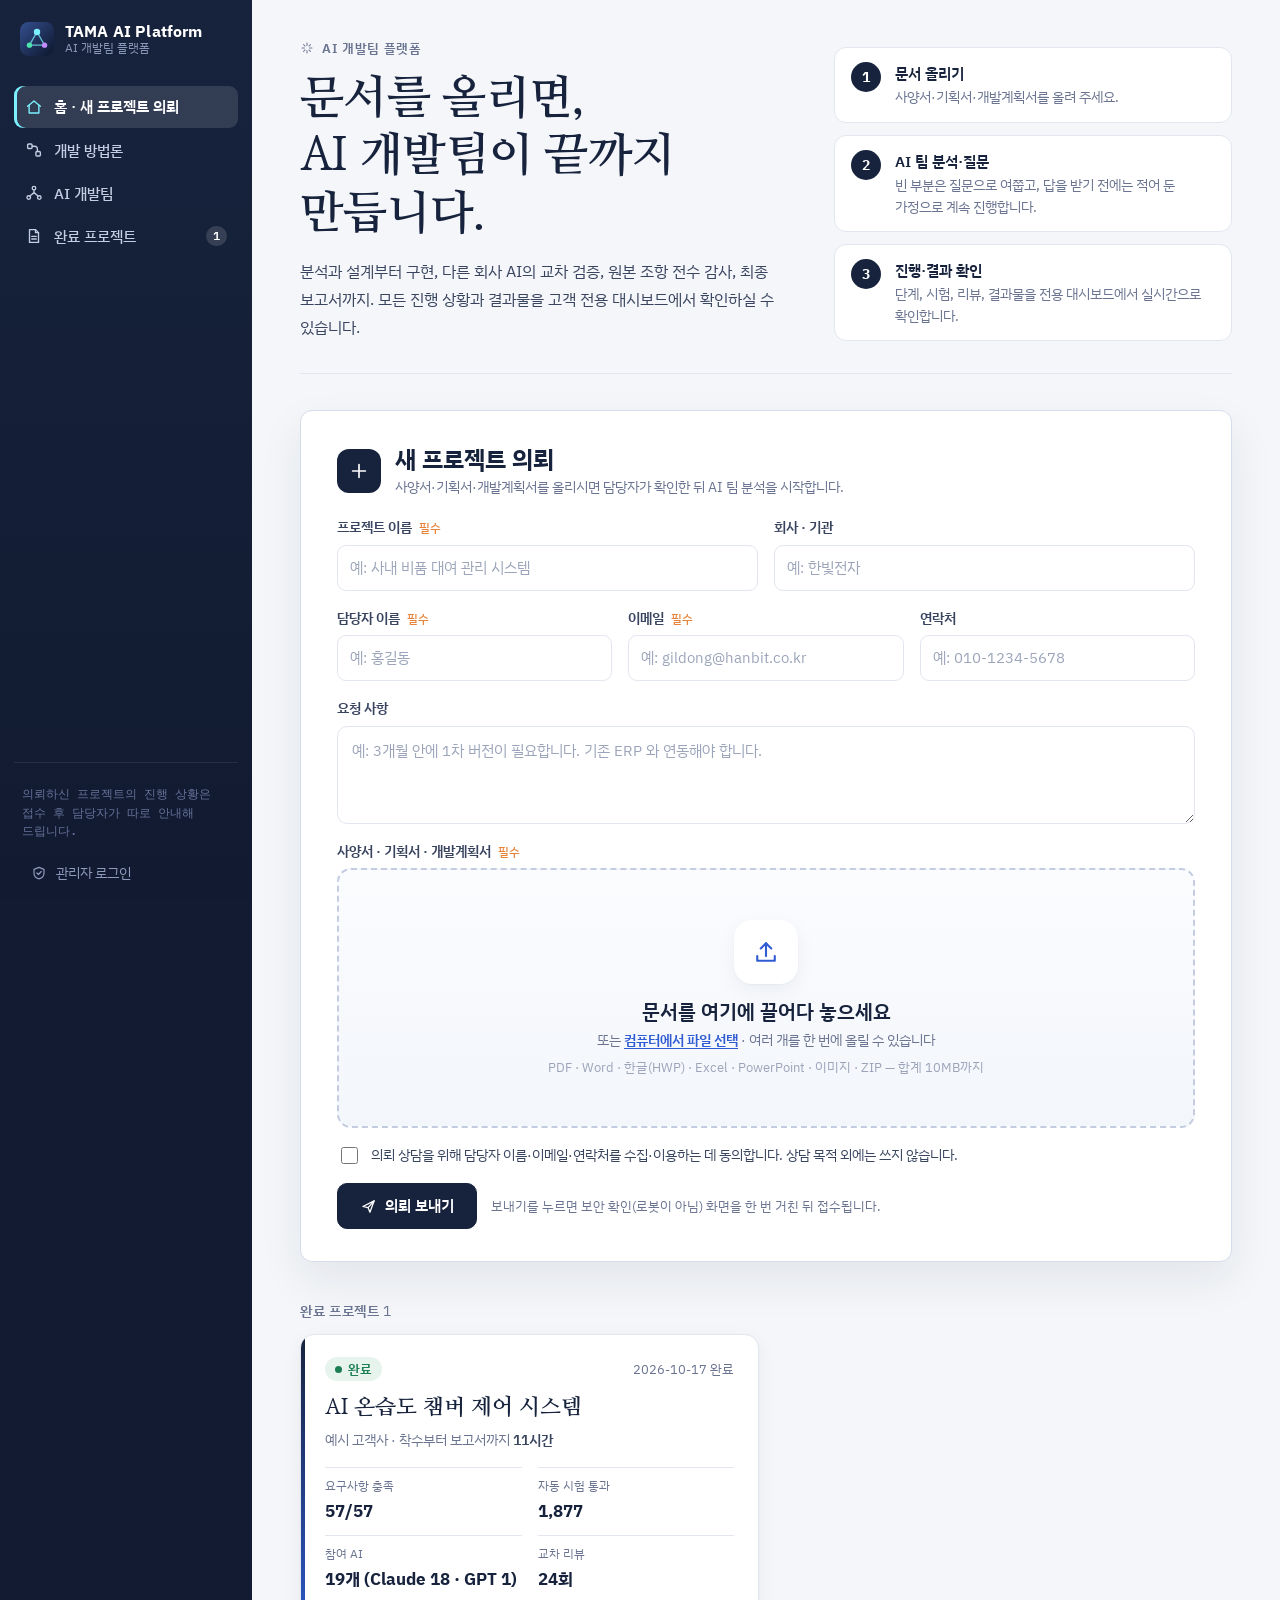
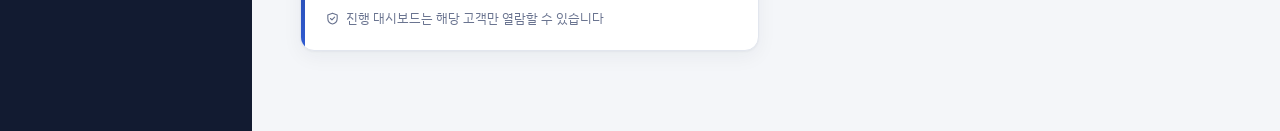
<file: index.html>
<!doctype html>
<html lang="ko">
<head>
  <meta charset="utf-8">
  <meta name="viewport" content="width=device-width, initial-scale=1, viewport-fit=cover">
  <meta name="color-scheme" content="light">
  <meta name="description" content="사양서·기획서·개발계획서를 올리면 AI 개발팀이 분석부터 구현, 교차 검증, 최종 보고서까지 진행합니다.">
  <meta property="og:title" content="TAMA AI Platform">
  <meta property="og:description" content="문서를 올리면, AI 개발팀이 끝까지 만듭니다.">
  <meta property="og:type" content="website">
  <title>TAMA AI Platform</title>
  <link rel="icon" href="data:image/svg+xml,%3Csvg xmlns='http://www.w3.org/2000/svg' viewBox='0 0 36 36'%3E%3Crect width='36' height='36' rx='9' fill='%2317233d'/%3E%3Cpath d='M18 10.5 10 24.5M18 10.5l8 14M10 24.5h16' stroke='%237cf0ff' stroke-width='1.4' fill='none'/%3E%3Ccircle cx='18' cy='10.5' r='3.4' fill='%237cf0ff'/%3E%3Ccircle cx='10' cy='24.5' r='2.8' fill='%234fe3b0'/%3E%3Ccircle cx='26' cy='24.5' r='2.8' fill='%23c48bff'/%3E%3C/svg%3E">
  <link rel="preconnect" href="https://fonts.googleapis.com">
  <link rel="preconnect" href="https://fonts.gstatic.com" crossorigin>
  <link rel="stylesheet" href="https://fonts.googleapis.com/css2?family=IBM+Plex+Sans+KR:wght@400;500;600;700&family=IBM+Plex+Mono:wght@400;500;600;700&family=Nanum+Myeongjo:wght@700&display=swap">
  <link rel="stylesheet" href="./styles.css">
</head>
<body>
  <div id="app"></div>
  <div id="toasts" aria-live="polite"></div>
  <noscript><p style="padding:24px">이 페이지는 JavaScript 가 필요합니다.</p></noscript>
  <script type="module" src="./public.js"></script>
</body>
</html>
</file>
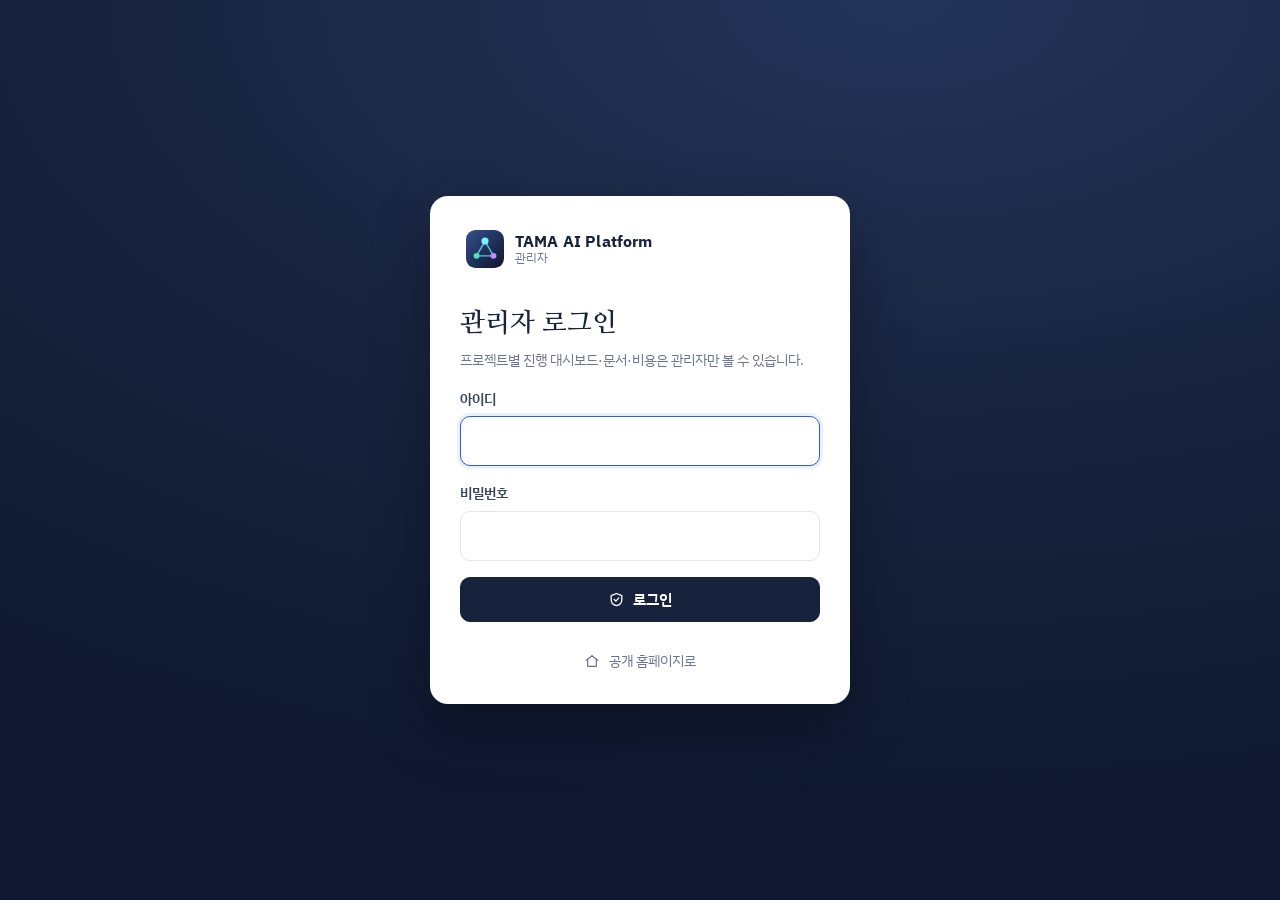
<file: admin.html>
<!doctype html>
<html lang="ko">
<head>
  <meta charset="utf-8">
  <meta name="viewport" content="width=device-width, initial-scale=1, viewport-fit=cover">
  <meta name="color-scheme" content="light">
  <meta name="robots" content="noindex, nofollow">
  <title>관리자 로그인 — TAMA AI Platform</title>
  <link rel="icon" href="data:image/svg+xml,%3Csvg xmlns='http://www.w3.org/2000/svg' viewBox='0 0 36 36'%3E%3Crect width='36' height='36' rx='9' fill='%2317233d'/%3E%3Cpath d='M18 10.5 10 24.5M18 10.5l8 14M10 24.5h16' stroke='%237cf0ff' stroke-width='1.4' fill='none'/%3E%3Ccircle cx='18' cy='10.5' r='3.4' fill='%237cf0ff'/%3E%3Ccircle cx='10' cy='24.5' r='2.8' fill='%234fe3b0'/%3E%3Ccircle cx='26' cy='24.5' r='2.8' fill='%23c48bff'/%3E%3C/svg%3E">
  <link rel="preconnect" href="https://fonts.googleapis.com">
  <link rel="preconnect" href="https://fonts.gstatic.com" crossorigin>
  <link rel="stylesheet" href="https://fonts.googleapis.com/css2?family=IBM+Plex+Sans+KR:wght@400;500;600;700&family=IBM+Plex+Mono:wght@400;500;600;700&family=Nanum+Myeongjo:wght@700&display=swap">
  <link rel="stylesheet" href="./styles.css">
  <script>window.STUDIO_MODE = 'static';</script>
</head>
<body>
  <div id="app"></div>
  <div id="toasts" aria-live="polite"></div>
  <noscript><p style="padding:24px">이 페이지는 JavaScript 가 필요합니다.</p></noscript>
  <script src="./vendor/marked.min.js"></script>
  <script src="./vendor/purify.min.js"></script>
  <script type="module" src="./admin.js"></script>
</body>
</html>
</file>
<file: styles.css>
/* TAMA AI Platform — 리포트형(기본) + 관제실형(AI 팀)
   글꼴 굵기: IBM Plex Sans KR 400·500·600·700 / Nanum Myeongjo 700 / IBM Plex Mono 500 만 사용 */

:root {
  --font-sans: "IBM Plex Sans KR", -apple-system, BlinkMacSystemFont, "Apple SD Gothic Neo", "Noto Sans KR",
               "Malgun Gothic", "맑은 고딕", system-ui, sans-serif;
  --font-serif: "Nanum Myeongjo", "Apple SD Gothic Neo", "Noto Serif KR", "Batang", "바탕", serif;
  --font-mono: "IBM Plex Mono", ui-monospace, "SFMono-Regular", Consolas, "Apple SD Gothic Neo", "Malgun Gothic", monospace;

  --bg: #f4f6f9;
  --paper: #ffffff;
  --ink: #17233d;
  --ink-2: #39445f;
  --ink-3: #6a7490;
  --ink-4: #9ba4b9;
  --line: #e2e6ee;
  --line-2: #eef1f6;
  --navy: #17233d;
  --navy-2: #22335a;
  --accent: #2f5bd3;
  --accent-soft: #ebf0fd;
  --ok: #1b7f53;
  --ok-soft: #e6f4ed;
  --warn: #b0570a;
  --warn-soft: #fff4e6;
  --warn-line: #f2c48c;
  --orange: #e8833a;
  --bad: #be3427;
  --bad-soft: #fdecea;
  --mute-soft: #f0f2f6;

  --cyan: #7cf0ff;
  --violet: #c48bff;
  --mint: #4fe3b0;
  --mc-bg: #090d1c;
  --mc-ink: #e6ecff;
  --mc-ink-2: #aab5d8;
  --mc-line: rgba(124, 160, 255, .22);

  --radius: 12px;
  --shadow: 0 1px 2px rgba(23, 35, 61, .04), 0 6px 20px rgba(23, 35, 61, .05);
  --side-w: 252px;
}

*, *::before, *::after { box-sizing: border-box; }
html { -webkit-text-size-adjust: 100%; text-size-adjust: 100%; scroll-padding-top: 16px; }
body {
  margin: 0; background: var(--bg); color: var(--ink);
  font-family: var(--font-sans); font-weight: 400; font-size: 15px; line-height: 1.6;
  word-break: keep-all; overflow-wrap: anywhere;
  -webkit-font-smoothing: antialiased; overflow-x: hidden;
}
h1, h2, h3, h4 { margin: 0; font-weight: 700; line-height: 1.35; }
p { margin: 0; }
a { color: var(--accent); }
b, strong { font-weight: 700; }
button { font-family: inherit; }
.ico { flex: none; display: inline-block; vertical-align: middle; }
.mono { font-family: var(--font-mono); font-weight: 500; }
.serif { font-family: var(--font-serif); font-weight: 700; }
.muted { color: var(--ink-3); font-weight: 400; }
.small { font-size: 13px; }
.center { text-align: center; }
.nowrap { white-space: nowrap; }
.num { font-variant-numeric: tabular-nums; white-space: nowrap; }
.ellip { white-space: nowrap; overflow: hidden; text-overflow: ellipsis; min-width: 0; }
:focus-visible { outline: 2px solid var(--accent); outline-offset: 2px; }

/* ============ 껍데기 ============ */
.shell { display: grid; grid-template-columns: var(--side-w) minmax(0, 1fr); min-height: 100vh; background: linear-gradient(90deg, #121b31 var(--side-w), transparent var(--side-w)); }
.side {
  position: sticky; top: 0; height: 100vh; overflow-y: auto; z-index: 30;
  background: linear-gradient(180deg, #17233d 0%, #111a30 100%); color: #c4cde2;
  display: flex; flex-direction: column; padding: 20px 14px 16px;
}
.side-top { display: flex; align-items: center; justify-content: space-between; gap: 8px; }
.brand { display: flex; align-items: center; gap: 11px; color: #fff; text-decoration: none; padding: 2px 6px 16px; min-width: 0; }
.brand-txt { display: flex; flex-direction: column; min-width: 0; }
.brand-name { font-weight: 700; font-size: 15.5px; letter-spacing: .01em; line-height: 1.25; }
.brand-sub { font-size: 11.5px; color: #8b97b8; line-height: 1.3; }
.menu-btn { display: none; background: none; border: 0; color: #fff; padding: 8px; border-radius: 8px; cursor: pointer; }
.side-menu { display: flex; flex-direction: column; flex: 1; min-height: 0; }
.side-sec { padding: 6px 4px 4px; }
.side-label { display: block; font-size: 11.5px; font-weight: 500; letter-spacing: .06em; color: #7f8bad; margin: 0 4px 6px; }
.select-wrap { position: relative; }
.select-wrap select {
  appearance: none; -webkit-appearance: none; width: 100%; cursor: pointer;
  background: rgba(255, 255, 255, .07); color: #fff; border: 1px solid rgba(255, 255, 255, .14);
  border-radius: 9px; padding: 9px 34px 9px 12px; font: inherit; font-size: 14px; font-weight: 500;
}
.select-wrap select option { color: var(--ink); background: #fff; }
.select-wrap .ico { position: absolute; right: 11px; top: 50%; transform: translateY(-50%); pointer-events: none; color: #9aa6c6; }
.select-wrap.light select { background: #fff; color: var(--ink); border-color: var(--line); font-weight: 400; }
.select-wrap.light .ico { color: var(--ink-3); }
.nav { display: flex; flex-direction: column; gap: 2px; margin-top: 14px; }
.nav a {
  display: flex; align-items: center; gap: 11px; padding: 9px 11px; border-radius: 9px;
  color: #c4cde2; text-decoration: none; font-size: 14.5px; font-weight: 500; min-width: 0;
}
.nav a:hover { background: rgba(255, 255, 255, .06); color: #fff; }
.nav a.on { background: rgba(255, 255, 255, .12); color: #fff; font-weight: 600; box-shadow: inset 3px 0 0 var(--cyan); }
.nav a.on .ico { color: var(--cyan); }
.nav .count { margin-left: auto; background: var(--orange); color: #fff; font-size: 11.5px; font-weight: 600; border-radius: 999px; padding: 0 7px; line-height: 20px; }
.nav .ops-tag { margin-left: auto; font-size: 10.5px; font-weight: 500; color: #ffc48a; border: 1px solid rgba(255, 196, 138, .4); border-radius: 5px; padding: 0 5px; line-height: 17px; }
.side-link { display: flex; align-items: center; gap: 9px; color: #8f9bbb; text-decoration: none; font-size: 13.5px; padding: 12px 11px 0; }
.side-link:hover { color: #fff; }
.side-foot { margin-top: auto; padding: 14px 6px 0; border-top: 1px solid rgba(255, 255, 255, .08); }
.switch { display: flex; align-items: center; gap: 11px; cursor: pointer; padding: 4px 2px; position: relative; }
.switch input { position: absolute; opacity: 0; width: 1px; height: 1px; }
.switch .track { width: 38px; height: 22px; border-radius: 999px; background: rgba(255, 255, 255, .18); position: relative; flex: none; transition: background .2s; }
.switch .thumb { position: absolute; top: 3px; left: 3px; width: 16px; height: 16px; border-radius: 50%; background: #fff; transition: transform .2s; }
.switch input:checked + .track { background: var(--orange); }
.switch input:checked + .track .thumb { transform: translateX(16px); }
.switch input:focus-visible + .track { outline: 2px solid var(--cyan); outline-offset: 2px; }
.sw-txt { display: flex; flex-direction: column; line-height: 1.3; }
.sw-t { color: #fff; font-size: 13.5px; font-weight: 600; }
.sw-txt small { color: #8b97b8; font-size: 12px; }
.side-note { font-size: 11.5px; color: #66729a; padding: 8px 2px 0; font-family: var(--font-mono); font-weight: 500; }

.main { min-width: 0; display: flex; flex-direction: column; }
.page { width: 100%; max-width: 1220px; margin: 0 auto; padding: 38px 48px 80px; }
.banner {
  position: sticky; top: 0; z-index: 25; display: flex; align-items: center; gap: 8px;
  background: var(--warn-soft); color: #7c3f06; border-bottom: 1px solid var(--warn-line);
  padding: 9px 24px; font-size: 13.5px; font-weight: 500;
}
.banner[hidden] { display: none; }

/* ============ 공통 ============ */
.ph { margin-bottom: 28px; }
.ph-row { display: flex; gap: 20px; align-items: flex-end; justify-content: space-between; flex-wrap: wrap; }
.ph-main { min-width: 0; flex: 1 1 520px; }
.eyebrow { display: flex; flex-wrap: wrap; align-items: center; gap: 8px; font-size: 13px; font-weight: 600; letter-spacing: .05em; color: var(--ink-3); }
.ph h1 { font-family: var(--font-serif); font-weight: 700; font-size: clamp(26px, 3.3vw, 38px); line-height: 1.28; margin: 8px 0 10px; letter-spacing: -.01em; }
.ph .meta { display: flex; flex-wrap: wrap; align-items: center; gap: 8px 18px; color: var(--ink-3); font-size: 14px; }
.ph .meta > span { display: inline-flex; align-items: center; gap: 6px; }
.lead { color: var(--ink-2); font-size: 15.5px; line-height: 1.7; max-width: 780px; margin-top: 4px; }
.lead b { font-weight: 600; }

.card { background: var(--paper); border: 1px solid var(--line); border-radius: var(--radius); padding: 22px 24px; box-shadow: var(--shadow); }
.col > * + * { margin-top: 18px; }
#content > .card + .card, #content > .sec + .card, #content > .card + .sec { margin-top: 28px; }
.card-head { display: flex; align-items: baseline; justify-content: space-between; gap: 12px; margin-bottom: 12px; flex-wrap: wrap; }
.card-head .sec-title { margin: 0; }
.sec-title { font-size: 13.5px; font-weight: 600; letter-spacing: .05em; color: var(--ink-3); margin: 0 0 14px; }
.sec { margin-top: 30px; }
.sec-head { display: flex; align-items: center; justify-content: space-between; gap: 12px; flex-wrap: wrap; margin-bottom: 14px; }
.sec-head h2 { display: flex; align-items: center; gap: 9px; font-size: 20px; font-weight: 700; }
.sec-lead { color: var(--ink-2); margin: -4px 0 14px; max-width: 780px; }
.more { display: inline-flex; align-items: center; gap: 2px; font-size: 13.5px; font-weight: 500; text-decoration: none; }
.grid-2 { display: grid; grid-template-columns: minmax(0, 1.55fr) minmax(0, 1fr); gap: 20px; align-items: start; }
.col { min-width: 0; }

.pill { display: inline-flex; align-items: center; gap: 6px; font-size: 12.5px; font-weight: 600; border-radius: 999px; padding: 2px 10px; line-height: 20px; white-space: nowrap; }
.pill.sm { font-size: 11.5px; padding: 0 8px; }
.pill.ok { background: var(--ok-soft); color: var(--ok); }
.pill.info { background: var(--accent-soft); color: var(--accent); }
.pill.warn { background: var(--warn-soft); color: var(--warn); }
.pill.bad { background: var(--bad-soft); color: var(--bad); }
.pill.mute { background: var(--mute-soft); color: var(--ink-3); }
.dot { width: 7px; height: 7px; border-radius: 50%; background: currentColor; display: inline-block; flex: none; }
.dot.live { animation: blink 1.6s ease-in-out infinite; }
@keyframes blink { 0%, 100% { opacity: 1; } 50% { opacity: .25; } }
.live-tag { display: inline-flex; align-items: center; gap: 6px; color: var(--accent); font-size: 12px; font-weight: 600; background: var(--accent-soft); border-radius: 999px; padding: 1px 9px; letter-spacing: 0; }
.tag { display: inline-flex; align-items: center; font-size: 11.5px; font-weight: 500; color: var(--ink-3); background: var(--mute-soft); border-radius: 5px; padding: 0 7px; line-height: 20px; margin-left: 6px; white-space: nowrap; }
.tag.actor { background: #f3effd; color: #6a45b8; }
.chip { display: inline-flex; align-items: center; font-size: 11.5px; font-weight: 600; border-radius: 5px; padding: 0 7px; line-height: 20px; }
.chip.cy { background: rgba(124, 240, 255, .14); color: var(--cyan); }
.chip.vi { background: rgba(196, 139, 255, .18); color: var(--violet); }
.chip.vi-l { background: #f3ecff; color: #7a3fd0; }

.btn {
  display: inline-flex; align-items: center; justify-content: center; gap: 8px; cursor: pointer; text-decoration: none;
  font: inherit; font-size: 14px; font-weight: 600; line-height: 1.3; border-radius: 9px; padding: 9px 16px;
  border: 1px solid var(--navy); background: var(--navy); color: #fff; transition: background .15s, border-color .15s, box-shadow .15s;
  white-space: nowrap; flex-shrink: 0; overflow-wrap: normal;
}
.btn:hover { background: var(--navy-2); }
.btn.ghost { background: #fff; color: var(--ink); border-color: var(--line); }
.btn.ghost:hover { border-color: var(--ink-4); background: #fafbfd; }
.btn.text { background: none; border-color: transparent; color: var(--ink-3); }
.btn.text:hover { color: var(--ink); }
.btn.sm { padding: 6px 11px; font-size: 13px; border-radius: 8px; }
.btn.lg { padding: 12px 22px; font-size: 15px; border-radius: 10px; }
.btn.full { width: 100%; }
.btn:disabled { opacity: .45; cursor: not-allowed; }
.icon-btn { display: inline-flex; align-items: center; justify-content: center; background: none; border: 0; border-radius: 8px; padding: 6px; cursor: pointer; color: var(--ink-3); }
.icon-btn:hover { background: var(--mute-soft); color: var(--ink); }
.icon-btn.sm { padding: 4px; }

.field { display: flex; flex-direction: column; gap: 7px; min-width: 0; }
.lbl { font-size: 13.5px; font-weight: 600; color: var(--ink-2); }
.lbl em { font-style: normal; font-size: 11.5px; font-weight: 500; color: var(--orange); margin-left: 4px; }
input[type="text"], input[type="search"], input[type="email"], input[type="tel"], input[type="password"], textarea, select {
  font: inherit; font-size: 15px; color: var(--ink); background: #fff; border: 1px solid var(--line);
  border-radius: 9px; padding: 10px 12px; width: 100%;
}
textarea { min-height: 84px; resize: vertical; line-height: 1.6; }
input::placeholder, textarea::placeholder { color: var(--ink-4); }
input:focus, textarea:focus, select:focus { outline: none; border-color: var(--accent); box-shadow: 0 0 0 3px rgba(47, 91, 211, .14); }
.linkish { color: var(--accent); font-weight: 600; text-decoration: underline; text-underline-offset: 3px; }

.seg { display: flex; flex-wrap: wrap; gap: 6px; }
.seg button {
  font: inherit; font-size: 13.5px; font-weight: 500; color: var(--ink-2); background: #fff; cursor: pointer;
  border: 1px solid var(--line); border-radius: 999px; padding: 6px 13px; line-height: 1.3;
}
.seg button:hover { border-color: var(--ink-4); }
.seg button.on { background: var(--navy); color: #fff; border-color: var(--navy); font-weight: 600; }

.chips { display: flex; flex-wrap: wrap; gap: 6px; margin-bottom: 8px; }
.chip-btn { font: inherit; font-size: 13px; font-weight: 500; background: #fff; color: var(--ink-2); border: 1px solid var(--line); border-radius: 999px; padding: 5px 12px; cursor: pointer; }
.chip-btn span { color: var(--ink-4); margin-left: 3px; }
.chip-btn.on { background: var(--navy); color: #fff; border-color: var(--navy); }
.chip-btn.on span { color: #aab5d8; }

.empty { text-align: center; padding: 42px 20px; color: var(--ink-3); background: var(--paper); border: 1px dashed var(--line); border-radius: var(--radius); }
.empty .ico { color: var(--ink-4); margin-bottom: 8px; }
.empty h3 { font-size: 16.5px; font-weight: 600; color: var(--ink-2); margin-bottom: 4px; }
.empty p { max-width: 460px; margin: 0 auto; font-size: 14px; }
.empty .btn { margin-top: 14px; }

.fbadge {
  --fc: #6b7590; flex: none; display: inline-flex; align-items: center; justify-content: center;
  width: 36px; height: 40px; border-radius: 6px 10px 6px 6px; background: color-mix(in srgb, var(--fc) 12%, #fff);
  color: var(--fc); border: 1px solid color-mix(in srgb, var(--fc) 30%, #fff);
  font-family: var(--font-mono); font-weight: 500; font-size: 9.5px; letter-spacing: .02em;
}

.legend { display: flex; flex-wrap: wrap; gap: 6px 14px; font-size: 12.5px; color: var(--ink-3); }
.legend span { display: inline-flex; align-items: center; gap: 6px; }
.lgd { width: 14px; height: 8px; border-radius: 3px; display: inline-block; }
.lgd.done { background: var(--navy); }
.lgd.active { background: var(--accent); }
.lgd.waiting { background: var(--orange); }
.lgd.gate { width: 9px; height: 9px; border-radius: 1px; background: var(--ok); transform: rotate(45deg); }

.chart-scroll { overflow-x: auto; -webkit-overflow-scrolling: touch; margin: 0 -4px; padding: 0 4px; }
.chart-scroll svg { display: block; width: 100%; min-width: 680px; height: auto; }
.chart-scroll svg text { font-family: var(--font-sans); }

.tbl-wrap { overflow-x: auto; background: #fff; border: 1px solid var(--line); border-radius: var(--radius); }
.tbl-wrap.flat { border-radius: 8px; }
.tbl { width: 100%; border-collapse: collapse; font-size: 14px; }
.tbl th { font-size: 12.5px; font-weight: 600; color: var(--ink-3); text-align: left; padding: 11px 14px; border-bottom: 1px solid var(--line); background: #fafbfd; white-space: nowrap; }
.tbl th.num, .tbl td.num { text-align: right; }
.tbl td { padding: 12px 14px; border-bottom: 1px solid var(--line-2); vertical-align: top; }
.tbl tbody tr:last-child td { border-bottom: 0; }
.tbl tbody tr:hover td { background: #fbfcfe; }
.sub { font-size: 12.5px; color: var(--ink-3); margin-top: 3px; display: flex; align-items: center; gap: 4px; }

.bar { height: 6px; border-radius: 3px; background: var(--line-2); overflow: hidden; }
.bar > i { display: block; height: 100%; width: 0; background: var(--accent); border-radius: 3px; transition: width .25s ease; }
.bar.thick { height: 10px; border-radius: 5px; }
.bar.thick > i { background: var(--ok); }

.flash { animation: flash 1.6s ease; }
@keyframes flash { 0% { box-shadow: 0 0 0 0 rgba(232, 131, 58, .0); } 20% { box-shadow: 0 0 0 4px rgba(232, 131, 58, .45); } 100% { box-shadow: 0 0 0 0 rgba(232, 131, 58, 0); } }

/* 뼈대(로딩) */
.skel { padding-top: 4px; }
.sk { background: linear-gradient(90deg, #e9edf3 0%, #f4f6fa 50%, #e9edf3 100%); background-size: 200% 100%; animation: shimmer 1.3s linear infinite; border-radius: 8px; }
@keyframes shimmer { to { background-position: -200% 0; } }
.sk-eyebrow { width: 140px; height: 14px; }
.sk-title { width: min(520px, 80%); height: 36px; margin: 12px 0; }
.sk-meta { width: min(380px, 60%); height: 14px; margin-bottom: 30px; }
.sk-row { display: grid; grid-template-columns: repeat(4, minmax(0, 1fr)); gap: 16px; margin-bottom: 24px; }
.sk-card { height: 96px; }
.sk-block { height: 260px; }
.sk-line { height: 12px; margin: 10px 0; }
.sk-line.short { width: 60%; }

/* 토스트 */
#toasts { position: fixed; right: 22px; bottom: 22px; z-index: 100; display: flex; flex-direction: column; gap: 8px; max-width: min(440px, calc(100vw - 32px)); }
.toast {
  display: flex; align-items: flex-start; gap: 10px; background: #17233d; color: #fff; border-radius: 11px;
  padding: 12px 16px; font-size: 14px; line-height: 1.5; box-shadow: 0 12px 32px rgba(10, 16, 36, .28);
  animation: toast-in .25s ease;
}
.toast.ok .ico { color: var(--mint); }
.toast.info .ico { color: var(--cyan); }
.toast.warn .ico { color: #ffb35c; }
.toast.bad { background: #7a2016; }
.toast.out { opacity: 0; transform: translateY(6px); transition: all .3s; }
@keyframes toast-in { from { opacity: 0; transform: translateY(10px); } to { opacity: 1; transform: none; } }

/* 서랍·모달 */
.ov-wrap { position: fixed; inset: 0; z-index: 60; }
.ov-scrim { position: absolute; inset: 0; background: rgba(9, 14, 30, .42); opacity: 0; transition: opacity .22s; }
.ov-wrap.open .ov-scrim { opacity: 1; }
.ov-panel { position: absolute; background: #fff; display: flex; flex-direction: column; box-shadow: 0 20px 60px rgba(9, 14, 30, .28); }
.ov-wrap.drawer .ov-panel { top: 0; right: 0; bottom: 0; width: min(460px, 100vw); transform: translateX(100%); transition: transform .26s ease; }
.ov-wrap.drawer.open .ov-panel { transform: none; }
.ov-wrap.modal .ov-panel {
  left: 50%; top: 50%; width: min(var(--w, 560px), calc(100vw - 32px)); max-height: calc(100vh - 48px);
  border-radius: 16px; transform: translate(-50%, -46%); opacity: 0; transition: all .22s ease;
}
.ov-wrap.modal.open .ov-panel { transform: translate(-50%, -50%); opacity: 1; }
.ov-head { display: flex; justify-content: space-between; align-items: flex-start; gap: 12px; padding: 20px 22px 16px; border-bottom: 1px solid var(--line); }
.ov-head h3 { font-size: 19px; font-weight: 700; }
.ov-sub { display: flex; align-items: center; gap: 6px; font-size: 12.5px; color: var(--ink-3); margin-bottom: 4px; font-weight: 500; }
.ov-body { padding: 20px 22px 24px; overflow-y: auto; }
.ov-body h4 { font-size: 13px; font-weight: 600; letter-spacing: .05em; color: var(--ink-3); margin: 20px 0 8px; }
.ov-wrap.dark .ov-panel { background: #0c1330; color: var(--mc-ink); border-left: 1px solid var(--mc-line); }
.ov-wrap.dark .ov-head { border-color: var(--mc-line); }
.ov-wrap.dark .ov-sub, .ov-wrap.dark .ov-body h4 { color: var(--mc-ink-2); }
.ov-wrap.dark .icon-btn { color: var(--mc-ink-2); }
.ov-wrap.dark .icon-btn:hover { background: rgba(255, 255, 255, .08); color: #fff; }
.dd { display: grid; grid-template-columns: 92px minmax(0, 1fr); gap: 8px 12px; margin: 0; font-size: 14px; }
.dd dt { color: var(--mc-ink-2); }
.dd dd { margin: 0; }
.dd-list { margin: 0; padding-left: 18px; font-size: 14px; line-height: 1.7; }
.mono-list li { font-family: var(--font-mono); font-weight: 500; font-size: 12.5px; }
.modal-lead { color: var(--ink-2); margin-bottom: 14px; }
.cmd { position: relative; background: #0f172e; border-radius: 10px; padding: 14px 16px; }
.cmd pre { margin: 0; overflow-x: auto; color: #d7e3ff; font-size: 13px; line-height: 1.6; padding-right: 76px; }
.cmd code { font-family: var(--font-mono); font-weight: 500; white-space: pre; word-break: normal; overflow-wrap: normal; }
.cmd .btn { position: absolute; top: 10px; right: 10px; background: #2b3b66; border-color: #2b3b66; }
.modal-actions { display: flex; justify-content: flex-end; gap: 8px; margin-top: 18px; flex-wrap: wrap; }

/* 업로드 공통 */
.drop {
  border: 2px dashed #c3cce0; border-radius: 14px; background: linear-gradient(180deg, #fbfcfe, #f3f6fb);
  padding: 34px 20px; text-align: center; cursor: pointer; transition: border-color .15s, background .15s, transform .15s;
}
.drop:hover { border-color: var(--accent); }
.drop.over { border-color: var(--accent); background: var(--accent-soft); transform: scale(1.005); }
.drop.busy { opacity: .7; }
.drop.compact { padding: 22px 16px; }
.drop .big-ico { width: 56px; height: 56px; border-radius: 16px; background: #fff; box-shadow: var(--shadow); display: inline-flex; align-items: center; justify-content: center; color: var(--accent); margin-bottom: 12px; }
.drop.compact .big-ico { width: 44px; height: 44px; border-radius: 12px; margin-bottom: 8px; }
.drop h3 { font-size: 17.5px; font-weight: 600; margin-bottom: 4px; }
.drop.compact h3 { font-size: 15.5px; }
.drop p { color: var(--ink-3); font-size: 14px; }
.drop .fine { font-size: 12.5px; margin-top: 6px; color: var(--ink-4); }
.queue { list-style: none; padding: 0; margin: 12px 0 0; display: flex; flex-direction: column; gap: 8px; }
.queue:empty { display: none; }
.qi { display: grid; grid-template-columns: auto minmax(0, 1fr) auto; gap: 12px; align-items: center; border: 1px solid var(--line); border-radius: 11px; padding: 10px 12px; background: #fff; }
.qi-main { min-width: 0; }
.qi-row { display: flex; align-items: baseline; gap: 10px; }
.qi .nm { font-weight: 500; font-size: 14px; white-space: nowrap; overflow: hidden; text-overflow: ellipsis; min-width: 0; flex: 1; }
.qi .sz { font-size: 12.5px; color: var(--ink-3); white-space: nowrap; }
.qi .bar { margin-top: 7px; }
.qi-st { font-size: 12.5px; color: var(--ink-3); margin-top: 4px; }
.qi.uploading .qi-st { color: var(--accent); font-weight: 500; }
.qi.done { border-color: #bfe3cf; background: #f6fbf8; }
.qi.done .bar > i { background: var(--ok); }
.qi.done .qi-st { color: var(--ok); font-weight: 500; }
.qi.error { border-color: #f1c3bd; background: #fff8f7; }
.qi.error .bar > i { background: var(--bad); }
.qi.error .qi-st { color: var(--bad); font-weight: 500; }
.qi-act { display: flex; align-items: center; gap: 4px; }
.ok-ico { color: var(--ok); display: inline-flex; }

/* ============ 홈 ============ */
.hero { display: grid; grid-template-columns: minmax(0, 1.25fr) minmax(0, 1fr); gap: 36px; align-items: end; margin-bottom: 36px; padding-bottom: 32px; border-bottom: 1px solid var(--line); }
.hero-title { font-family: var(--font-serif); font-weight: 700; font-size: clamp(30px, 4.2vw, 46px); line-height: 1.25; margin: 12px 0 14px; letter-spacing: -.015em; }
.hero-sub { color: var(--ink-2); font-size: 16px; line-height: 1.75; max-width: 600px; }
.how { list-style: none; margin: 0; padding: 0; display: flex; flex-direction: column; gap: 12px; }
.how li { display: flex; gap: 14px; align-items: flex-start; background: #fff; border: 1px solid var(--line); border-radius: 12px; padding: 14px 16px; }
.how-n { flex: none; width: 30px; height: 30px; border-radius: 50%; background: var(--navy); color: #fff; display: inline-flex; align-items: center; justify-content: center; font-weight: 700; font-size: 14px; }
.how b { font-weight: 600; font-size: 15px; }
.how p { color: var(--ink-3); font-size: 13.5px; }
.home-projects { margin-top: 40px; }
.proj-cards { display: grid; grid-template-columns: repeat(auto-fill, minmax(min(100%, 340px), 1fr)); gap: 14px; }
.proj-card {
  display: block; text-decoration: none; color: inherit; background: #fff; border: 1px solid var(--line);
  border-radius: 14px; padding: 22px 24px; box-shadow: var(--shadow); position: relative; overflow: hidden; transition: transform .15s, box-shadow .15s, border-color .15s;
}
.proj-card::before { content: ""; position: absolute; left: 0; top: 0; bottom: 0; width: 4px; background: linear-gradient(180deg, var(--navy), var(--accent)); }
.proj-card:hover { transform: translateY(-2px); box-shadow: 0 14px 34px rgba(23, 35, 61, .1); border-color: #cfd6e4; }
.pc-top { display: flex; justify-content: space-between; align-items: center; gap: 10px; flex-wrap: wrap; }
.pc-time { font-size: 12.5px; color: var(--ink-3); }
.proj-card h3 { font-family: var(--font-serif); font-weight: 700; font-size: 22px; margin: 12px 0 6px; line-height: 1.35; }
.pc-meta { color: var(--ink-3); font-size: 14px; }
.pc-meta b { color: var(--ink-2); font-weight: 600; }
.pc-go { display: flex; width: fit-content; align-items: center; gap: 6px; margin-top: 14px; color: var(--accent); font-weight: 600; font-size: 14px; }
.new-proj { padding: 24px; }
.new-proj.wide { padding: 32px 36px; border-color: #d6dceb; box-shadow: 0 18px 44px rgba(23, 35, 61, .08); }
.new-proj.wide .np-head h2 { font-size: 24px; }
.np-row { display: grid; grid-template-columns: repeat(2, minmax(0, 1fr)); gap: 16px; }
.drop.np-big { min-height: 260px; display: flex; flex-direction: column; align-items: center; justify-content: center; padding: 36px 20px; }
.drop.np-big .big-ico { width: 64px; height: 64px; border-radius: 18px; margin-bottom: 14px; }
.drop.np-big h3 { font-size: 20px; }
.np-head { display: flex; gap: 14px; align-items: center; margin-bottom: 18px; }
.np-ico { width: 44px; height: 44px; border-radius: 12px; background: var(--navy); color: #fff; display: inline-flex; align-items: center; justify-content: center; flex: none; }
.np-head h2 { font-size: 20px; font-weight: 700; }
.np-head p { color: var(--ink-3); font-size: 14px; }
#np-form { display: flex; flex-direction: column; gap: 16px; }
.np-actions { display: flex; align-items: center; gap: 14px; flex-wrap: wrap; }
.hint { font-size: 12.5px; color: var(--ink-3); line-height: 1.5; }
.np-progress { display: flex; flex-direction: column; gap: 6px; font-size: 13px; color: var(--accent); font-weight: 500; }
.np-progress[hidden] { display: none; }

/* ============ 개요 ============ */
.stages { list-style: none; margin: 4px 0 30px; padding: 0; display: grid; grid-template-columns: repeat(6, minmax(0, 1fr)); gap: 10px; }
.stage { border-top: 4px solid var(--line); padding-top: 10px; min-width: 0; display: flex; flex-direction: column; }
.stage .st-id { font-family: var(--font-mono); font-weight: 500; font-size: 11px; color: var(--ink-4); }
.stage .nm { font-weight: 600; font-size: 15px; line-height: 1.35; }
.stage .st { display: inline-flex; align-items: center; gap: 5px; font-size: 13px; color: var(--ink-3); margin-top: 2px; }
.stage.done { border-color: var(--navy); }
.stage.done .st .ico { color: var(--ok); }
.stage.active { border-color: var(--accent); animation: stage-pulse 2s ease-in-out infinite; }
.stage.active .st { color: var(--accent); font-weight: 500; }
.stage.waiting { border-color: var(--orange); }
.stage.waiting .st { color: var(--warn); font-weight: 500; }
.stage.track { border-top-style: solid; }
@keyframes stage-pulse { 50% { border-color: #9db4f0; } }

.kpis { display: grid; grid-template-columns: repeat(4, minmax(0, 1fr)); gap: 22px; margin-bottom: 30px; }
.kpi { border-top: 1.5px solid var(--ink); padding-top: 14px; min-width: 0; }
.kpi .v { font-size: clamp(30px, 3.8vw, 44px); font-weight: 700; letter-spacing: -.02em; line-height: 1.08; font-variant-numeric: tabular-nums; white-space: nowrap; }
.kpi .v small { font-size: .42em; font-weight: 500; color: var(--ink-3); margin-left: 4px; letter-spacing: 0; }
.kpi .l { font-size: 14.5px; font-weight: 600; margin-top: 8px; }
.kpi .s { font-size: 12.5px; color: var(--ink-3); margin-top: 2px; }
.bad-t { color: var(--bad); font-weight: 600; }

.now { display: flex; gap: 16px; align-items: flex-start; }
.now-ico { flex: none; width: 44px; height: 44px; border-radius: 12px; background: var(--ok-soft); color: var(--ok); display: inline-flex; align-items: center; justify-content: center; }
.now.is-live .now-ico { background: var(--accent-soft); color: var(--accent); animation: glow-ring 2s ease-in-out infinite; }
@keyframes glow-ring { 50% { box-shadow: 0 0 0 6px rgba(47, 91, 211, .12); } }
.now-main { min-width: 0; }
.now .sec-title { margin-bottom: 6px; }
.now-text { font-size: 16.5px; font-weight: 500; line-height: 1.6; }
.agent-chips { display: flex; flex-wrap: wrap; gap: 6px; margin-top: 10px; }
.achip { display: inline-flex; align-items: center; gap: 6px; font-size: 12.5px; font-weight: 500; color: var(--accent); background: var(--accent-soft); border-radius: 999px; padding: 2px 10px; }

.feed { list-style: none; margin: 0; padding: 0; }
.feed li { display: grid; grid-template-columns: 96px minmax(0, 1fr); gap: 12px; padding: 11px 0; border-bottom: 1px solid var(--line-2); }
.feed li:last-child { border-bottom: 0; }
.feed time { font-family: var(--font-mono); font-weight: 500; font-size: 12.5px; color: var(--ink-3); padding-top: 2px; white-space: nowrap; }
.ftxt { font-size: 14.5px; }
.day + .day { margin-top: 12px; }
.day-h { font-family: var(--font-mono); font-weight: 500; font-size: 12px; color: var(--ink-3); padding: 10px 0 2px; border-bottom: 1px solid var(--line); }

.attn h2 { font-size: 17px; font-weight: 700; margin-bottom: 4px; }
.attn-none { display: flex; align-items: center; gap: 8px; color: var(--ok); font-weight: 500; margin-bottom: 14px; }
.attn.has { border: 1.5px solid var(--warn-line); background: linear-gradient(180deg, #fffaf3, #fff); }
.attn-top { display: flex; gap: 14px; align-items: flex-start; }
.attn-n { flex: none; width: 48px; height: 48px; border-radius: 14px; background: var(--orange); color: #fff; font-size: 24px; font-weight: 700; display: inline-flex; align-items: center; justify-content: center; }
.attn-top p { color: var(--ink-2); font-size: 13.5px; }
.attn-top p b { font-weight: 600; color: var(--bad); }
.attn-list { list-style: none; margin: 14px 0; padding: 0; display: flex; flex-direction: column; gap: 6px; }
.attn-list a { display: flex; align-items: center; gap: 8px; text-decoration: none; color: var(--ink); background: #fff; border: 1px solid var(--line); border-radius: 9px; padding: 9px 12px; font-size: 14px; font-weight: 500; }
.attn-list a > span:not(.pill) { flex: 1; min-width: 0; }
.attn-list a:hover { border-color: var(--orange); }
.attn-actions { display: grid; grid-template-columns: 1fr 1fr; gap: 8px; }

.team-teaser {
  display: flex; gap: 16px; align-items: center; text-decoration: none; color: var(--mc-ink); border: 0;
  background: radial-gradient(120% 120% at 80% 0%, #1d2a5e 0%, #0b1022 60%); overflow: hidden; position: relative;
}
.team-teaser svg { width: 128px; flex: none; }
.tt-lines line { stroke: rgba(124, 240, 255, .35); stroke-width: .8; }
.team-teaser circle.cy { fill: var(--cyan); }
.team-teaser circle.vi { fill: var(--violet); }
.team-teaser circle.core { fill: #0b1022; stroke: var(--cyan); stroke-width: 2; animation: core-pulse 2.4s ease-in-out infinite; }
@keyframes core-pulse { 50% { stroke-width: 4; } }
.tt-eyebrow { font-size: 12px; font-weight: 600; letter-spacing: .06em; color: var(--mc-ink-2); }
.tt-big { font-size: 20px; font-weight: 700; color: #fff; }
.tt-big .mono { color: var(--cyan); font-size: 28px; text-shadow: 0 0 16px rgba(124, 240, 255, .5); margin-right: 4px; }
.tt-sub { font-size: 13px; color: var(--mc-ink-2); }
.tt-go { display: inline-flex; align-items: center; gap: 5px; margin-top: 8px; font-size: 13.5px; font-weight: 600; color: var(--cyan); }
.team-teaser:hover .tt-go { text-decoration: underline; }
.art-mini { list-style: none; margin: 0; padding: 0; }
.art-mini a { display: flex; align-items: center; gap: 12px; padding: 10px 0; text-decoration: none; color: var(--ink); border-bottom: 1px solid var(--line-2); }
.art-mini li:last-child a { border-bottom: 0; }
.am-t { flex: 1; min-width: 0; display: flex; flex-direction: column; font-weight: 500; font-size: 14.5px; }
.am-t small { font-size: 12.5px; color: var(--ink-3); font-weight: 400; }
.art-mini a:hover .am-t > span { color: var(--accent); }

/* ============ 진행 ============ */
.gantt .grid { stroke: var(--line-2); stroke-width: 1; }
.gantt .tick { fill: var(--ink-3); font-size: 11.5px; font-weight: 500; }
.gantt .tick.day { fill: var(--ink); font-weight: 600; }
.gantt .row-l { fill: var(--ink); font-size: 13.5px; font-weight: 600; }
.gantt .row-sep { stroke: var(--line-2); }
.gantt .row-pend { fill: var(--ink-4); font-size: 12.5px; }
.gantt .bar rect { fill: var(--navy); }
.gantt .bar.active rect { fill: var(--accent); animation: bar-pulse 2s ease-in-out infinite; }
.gantt .bar.waiting rect { fill: var(--orange); opacity: .85; }
.gantt .bar.track rect { fill-opacity: .9; }
.gantt .bar-t { fill: var(--ink-2); font-size: 12px; font-weight: 500; }
.gantt .bar-t.in { fill: #fff; }
.gantt .gate-d rect { fill: var(--ok); stroke: #fff; stroke-width: 2; }
.gantt .now-line, .lanes .now-line { stroke: var(--bad); stroke-width: 1.5; stroke-dasharray: 4 3; }
.gantt .now-t { fill: var(--bad); font-size: 11px; font-weight: 600; }
@keyframes bar-pulse { 50% { opacity: .65; } }
.gates { display: grid; grid-template-columns: repeat(auto-fill, minmax(200px, 1fr)); gap: 14px; }
.gate-card { background: #fff; border: 1px solid var(--line); border-radius: 12px; padding: 16px 18px; box-shadow: var(--shadow); }
.gate-card.passed { border-top: 3px solid var(--ok); }
.gate-card.open { border-top: 3px solid var(--ink-4); }
.gc-top { display: flex; align-items: center; gap: 12px; }
.gc-top > div { flex: 1; min-width: 0; }
.gc-dia { width: 14px; height: 14px; transform: rotate(45deg); border: 2px solid var(--ink-4); border-radius: 2px; flex: none; margin: 0 4px; }
.gc-dia.ok { background: var(--ok); border-color: var(--ok); }
.gc-name { font-weight: 600; font-size: 15px; }
.gc-at { font-size: 12.5px; color: var(--ink-3); }
.crit { list-style: none; margin: 12px 0 0; padding: 0; display: flex; flex-direction: column; gap: 6px; }
.crit li { display: flex; gap: 8px; align-items: flex-start; font-size: 13.5px; }
.crit li .ico { margin-top: 3px; }
.crit li.ok .ico { color: var(--ok); }
.crit li.no { color: var(--ink-3); }

/* ============ AI 팀 (관제실형) ============ */
body[data-tab="team"] .main {
  background:
    radial-gradient(1px 1px at 12% 18%, rgba(255, 255, 255, .5) 50%, transparent 51%),
    radial-gradient(1px 1px at 72% 8%, rgba(255, 255, 255, .4) 50%, transparent 51%),
    radial-gradient(1px 1px at 88% 44%, rgba(255, 255, 255, .35) 50%, transparent 51%),
    radial-gradient(1px 1px at 34% 62%, rgba(255, 255, 255, .3) 50%, transparent 51%),
    radial-gradient(1px 1px at 58% 86%, rgba(255, 255, 255, .3) 50%, transparent 51%),
    radial-gradient(120% 70% at 75% 0%, #1b2759 0%, #0b1024 55%, var(--mc-bg) 100%);
  background-color: var(--mc-bg);
  color: var(--mc-ink);
}
body[data-tab="team"] .banner { background: #2a1d0b; color: #ffd39c; border-color: #5a3d12; }
.mc-page .ph h1 { color: #fff; }
.mc-page .eyebrow { color: var(--mc-ink-2); }
.mc-page .lead { color: var(--mc-ink-2); }
.mc-page .lead b { color: #fff; }
.mc-page .live-tag { background: rgba(124, 240, 255, .12); color: var(--cyan); }
.cy-t { color: var(--cyan); }
.vi-t { color: var(--violet); }
.mc-page .lead .vi-t { color: var(--violet); }
.mc-stats { display: grid; grid-template-columns: repeat(4, minmax(0, 1fr)); gap: 14px; margin-bottom: 22px; }
.mc-stat { border: 1px solid var(--mc-line); background: linear-gradient(180deg, rgba(120, 150, 255, .09), rgba(120, 150, 255, .03)); border-radius: 14px; padding: 18px 20px; min-width: 0; }
.mc-stat .v { font-family: var(--font-mono); font-weight: 500; font-size: clamp(30px, 3.6vw, 42px); line-height: 1.1; color: var(--cyan); text-shadow: 0 0 18px rgba(124, 240, 255, .45); white-space: nowrap; }
.mc-stat .v small { font-family: var(--font-sans); font-weight: 500; font-size: .4em; color: var(--mc-ink-2); text-shadow: none; margin-left: 4px; }
.mc-stat .v.split .vi-t { text-shadow: 0 0 18px rgba(196, 139, 255, .5); }
.mc-stat .v .sl { color: #4d5a85; margin: 0 6px; text-shadow: none; }
.mc-stat.vio { border-color: rgba(196, 139, 255, .35); }
.mc-stat.vio .v { color: var(--violet); text-shadow: 0 0 18px rgba(196, 139, 255, .5); }
.mc-stat .l { font-size: 13.5px; color: var(--mc-ink-2); margin-top: 8px; }
.mc-card { border: 1px solid var(--mc-line); background: rgba(10, 16, 40, .55); border-radius: 18px; padding: 24px; margin-bottom: 22px; backdrop-filter: blur(4px); }
.mc-head { display: flex; justify-content: space-between; align-items: flex-end; gap: 14px; flex-wrap: wrap; margin-bottom: 20px; }
.mc-head h2 { font-size: 19px; font-weight: 700; color: #fff; }
.mc-head p { font-size: 13.5px; color: var(--mc-ink-2); margin-top: 2px; }
.mc-legend { display: flex; gap: 14px; font-size: 12.5px; color: var(--mc-ink-2); flex-wrap: wrap; }
.mc-legend span { display: inline-flex; align-items: center; gap: 6px; }
.mc-legend i { width: 9px; height: 9px; border-radius: 50%; display: inline-block; }
.mc-legend i.cy { background: var(--cyan); box-shadow: 0 0 8px var(--cyan); }
.mc-legend i.vi { background: var(--violet); box-shadow: 0 0 8px var(--violet); }
.mc-muted { color: var(--mc-ink-2); }

.org { position: relative; }
.org-top { display: flex; justify-content: center; flex-wrap: wrap; gap: 12px; position: relative; padding-bottom: 30px; }
.org-top::after { content: ""; position: absolute; left: 50%; bottom: 0; width: 2px; height: 30px; transform: translateX(-1px); background: linear-gradient(180deg, var(--cyan), rgba(124, 240, 255, .25)); }
.org-cols { --cols: 4; display: grid; grid-template-columns: repeat(var(--cols), minmax(0, 1fr)); gap: 14px; position: relative; padding-top: 26px; }
.org-cols::before {
  content: ""; position: absolute; top: 0; height: 2px;
  left: calc(50% / var(--cols)); right: calc(50% / var(--cols));
  background: linear-gradient(90deg, rgba(124, 240, 255, .12), var(--cyan), rgba(196, 139, 255, .8), rgba(124, 240, 255, .12));
  background-size: 200% 100%; animation: flow-x 5s linear infinite;
}
@keyframes flow-x { to { background-position: -200% 0; } }
.org-col { position: relative; min-width: 0; border: 1px solid rgba(124, 160, 255, .14); border-radius: 14px; padding: 14px 12px 6px; background: rgba(15, 24, 58, .5); }
.org-col::before { content: ""; position: absolute; top: -27px; left: 50%; width: 2px; height: 27px; transform: translateX(-1px); background: rgba(124, 240, 255, .55); }
.org-col.vio { border-color: rgba(196, 139, 255, .3); background: rgba(40, 20, 70, .35); }
.org-col.vio::before { background: rgba(196, 139, 255, .7); }
.col-h { display: flex; align-items: center; justify-content: space-between; gap: 8px; }
.col-n { font-weight: 700; font-size: 15px; color: #fff; }
.col-c { font-size: 13px; color: var(--cyan); background: rgba(124, 240, 255, .1); border-radius: 6px; padding: 0 7px; }
.org-col.vio .col-c { color: var(--violet); background: rgba(196, 139, 255, .14); }
.col-d { font-size: 12.5px; color: var(--mc-ink-2); margin: 4px 0 10px; }
.org-col.wide { grid-column: span 2; }
.col-nodes.dense { display: grid; grid-template-columns: repeat(2, minmax(0, 1fr)); column-gap: 8px; }
.node {
  display: flex; flex-direction: column; gap: 2px; width: 100%; text-align: left; cursor: pointer; color: inherit;
  font: inherit; background: rgba(12, 20, 50, .9); border: 1px solid rgba(124, 240, 255, .32); border-radius: 10px;
  padding: 9px 12px; margin-bottom: 8px; transition: border-color .15s, box-shadow .15s, transform .15s;
}
.node:hover, .node:focus-visible { border-color: var(--cyan); box-shadow: 0 0 0 1px var(--cyan), 0 0 24px rgba(124, 240, 255, .28); transform: translateY(-1px); outline: none; }
.node .nm { font-weight: 600; font-size: 14px; color: #fff; line-height: 1.4; }
.node .md { font-family: var(--font-mono); font-weight: 500; font-size: 11.5px; color: var(--cyan); }
.node .du { display: inline-flex; align-items: center; gap: 4px; font-size: 11.5px; color: var(--mc-ink-2); }
.node.vio { border-color: rgba(196, 139, 255, .45); background: rgba(34, 16, 62, .9); }
.node.vio .md { color: var(--violet); }
.node.vio:hover, .node.vio:focus-visible { border-color: var(--violet); box-shadow: 0 0 0 1px var(--violet), 0 0 24px rgba(196, 139, 255, .3); }
.node.root { width: auto; min-width: 280px; align-items: center; text-align: center; padding: 14px 22px; border-width: 1.5px; border-color: var(--cyan); background: linear-gradient(180deg, #16245a, #0d1638); box-shadow: 0 0 34px rgba(124, 240, 255, .22); margin-bottom: 0; animation: root-glow 3s ease-in-out infinite; }
.node.root .nm { font-size: 17px; }
@keyframes root-glow { 50% { box-shadow: 0 0 46px rgba(124, 240, 255, .36); } }

.chart-scroll.dark svg text { fill: var(--mc-ink-2); }
.lanes .grid { stroke: rgba(124, 160, 255, .1); }
.lanes .tick { fill: #7f8bb6; font-size: 11.5px; font-weight: 500; }
.lanes .tick.day { fill: var(--mc-ink); font-weight: 600; }
.lanes .lane-l { fill: var(--mc-ink); font-size: 12.5px; font-weight: 500; }
.lanes .lane-sep { stroke: rgba(124, 160, 255, .08); }
.lanes .lane-dot.l-core, .lanes .lane-dot.l-dev { fill: var(--cyan); }
.lanes .lane-dot.l-ver { fill: var(--mint); }
.lanes .lane-dot.l-rev { fill: var(--violet); }
.lane-bar { filter: url(#glow); }
.lane-bar.l-core { fill: rgba(124, 240, 255, .55); }
.lane-bar.l-dev { fill: var(--cyan); }
.lane-bar.l-ver { fill: var(--mint); }
.lane-bar.l-rev { fill: var(--violet); }
.lane-bar.recon { stroke: rgba(255, 255, 255, .55); stroke-width: 1; stroke-dasharray: 3 3; fill-opacity: .72; }
.lane-bar.running { animation: bar-pulse 1.6s ease-in-out infinite; }
.lanes .vi-fill { fill: var(--violet); font-weight: 600; }
.rev-dot .core { fill: var(--violet); filter: url(#glow); }
.rev-dot .halo { fill: var(--violet); opacity: .18; transform-box: fill-box; transform-origin: center; animation: halo 2.8s ease-in-out infinite; animation-delay: var(--d, 0s); }
@keyframes halo { 0%, 100% { opacity: .08; transform: scale(.8); } 50% { opacity: .3; transform: scale(1.25); } }
.lane-legend { display: flex; flex-wrap: wrap; gap: 8px 16px; margin-top: 12px; font-size: 12.5px; color: var(--mc-ink-2); }
.lane-legend span { display: inline-flex; align-items: center; gap: 6px; }
.lane-legend i { width: 16px; height: 6px; border-radius: 3px; display: inline-block; }
.lane-legend i.l-core { background: rgba(124, 240, 255, .55); }
.lane-legend i.l-dev { background: var(--cyan); }
.lane-legend i.l-ver { background: var(--mint); }
.lane-legend i.l-rev.dot { width: 9px; height: 9px; border-radius: 50%; background: var(--violet); }
.recon-note { color: #ffd39c; }

/* ============ 방법론 ============ */
.flow { display: flex; align-items: stretch; gap: 0; overflow-x: auto; padding-bottom: 4px; }
.fl-ph { flex: 1 1 0; min-width: 150px; background: #fff; border: 1px solid var(--line); border-top: 4px solid var(--navy); border-radius: 12px; padding: 14px 16px; display: flex; flex-direction: column; }
.fl-ph.active { border-top-color: var(--accent); }
.fl-ph.pending { border-top-color: var(--ink-4); }
.fl-id { font-family: var(--font-mono); font-weight: 500; font-size: 11.5px; color: var(--ink-4); }
.fl-ph h3 { font-size: 16.5px; font-weight: 700; margin: 2px 0 8px; }
.fl-ph ul { margin: 0; padding-left: 16px; font-size: 13.5px; line-height: 1.6; color: var(--ink-2); flex: 1; }
.fl-ph li + li { margin-top: 3px; }
.fl-facts { margin-top: 12px; padding-top: 10px; border-top: 1px dashed var(--line); display: flex; flex-direction: column; gap: 3px; font-size: 12.5px; color: var(--ink-2); }
.fl-facts span { display: inline-flex; align-items: center; gap: 5px; }
.fl-k { font-size: 11.5px; font-weight: 600; color: var(--ink-3); letter-spacing: .04em; }
.vi-c { color: #7a3fd0; }
.ok-c { color: var(--ok); }
.warn-c { color: var(--warn); }
.fl-gate { flex: none; width: 34px; display: flex; flex-direction: column; align-items: center; justify-content: center; gap: 6px; font-family: var(--font-mono); font-weight: 500; font-size: 10.5px; color: var(--ink-3); }
.dia { width: 16px; height: 16px; transform: rotate(45deg); border: 2px solid var(--ink-4); background: #fff; border-radius: 2px; display: block; }
.fl-gate.ok .dia { border-color: var(--ok); background: var(--ok); box-shadow: 0 0 0 4px var(--ok-soft); }
.fl-gate.ok { color: var(--ok); }
.loops { display: grid; grid-template-columns: repeat(2, minmax(0, 1fr)); gap: 18px; margin-top: 22px; }
.loop { background: #fff; border: 1px solid var(--line); border-radius: 14px; padding: 22px; box-shadow: var(--shadow); min-width: 0; }
.loop.q { border-top: 4px solid var(--orange); }
.loop.r { border-top: 4px solid #8b5cf6; }
.loop-head { display: flex; gap: 12px; align-items: center; margin-bottom: 14px; }
.loop-ico { width: 40px; height: 40px; border-radius: 11px; display: inline-flex; align-items: center; justify-content: center; flex: none; }
.loop.q .loop-ico { background: var(--warn-soft); color: var(--warn); }
.loop.r .loop-ico { background: #f3ecff; color: #7a3fd0; }
.loop-head h3 { font-size: 17px; font-weight: 700; }
.loop-head p { font-size: 13.5px; color: var(--ink-3); }
.chain { list-style: none; margin: 0; padding: 0; display: flex; flex-wrap: wrap; align-items: center; gap: 6px; counter-reset: c; }
.chain li { font-size: 13px; background: var(--mute-soft); border-radius: 8px; padding: 6px 10px; position: relative; }
.chain li + li::before { content: ""; position: absolute; left: -6px; top: 50%; width: 6px; height: 2px; background: var(--ink-4); }
.chain li.hl { background: var(--warn-soft); border: 1px solid var(--warn-line); font-weight: 600; }
.chain li.hl b { font-weight: 700; }
.chain li.hl.vio { background: #f3ecff; border-color: #d6bfff; color: #5b2aa8; }
.loop-note { font-size: 13.5px; color: var(--ink-2); margin-top: 14px; line-height: 1.65; }
.loop-nums { display: flex; flex-wrap: wrap; gap: 8px 22px; margin-top: 16px; padding-top: 14px; border-top: 1px solid var(--line-2); }
.loop-nums div { display: flex; flex-direction: column; }
.loop-nums b { font-size: 24px; font-weight: 700; line-height: 1.1; font-variant-numeric: tabular-nums; }
.loop-nums span { font-size: 12.5px; color: var(--ink-3); }
.dispo-bar { display: flex; height: 12px; border-radius: 6px; overflow: hidden; margin-top: 14px; background: var(--line-2); gap: 2px; }
.dispo-bar i { display: block; height: 100%; }
.d-accepted { background: var(--ok); }
.d-partial { background: var(--accent); }
.d-deferred { background: var(--orange); }
.d-rejected { background: var(--ink-4); }
.dispo-legend { display: flex; flex-wrap: wrap; gap: 6px 16px; margin-top: 8px; font-size: 12.5px; color: var(--ink-3); }
.dispo-legend span { display: inline-flex; align-items: center; gap: 6px; }
.dispo-legend i { width: 10px; height: 10px; border-radius: 3px; display: inline-block; }
.dispo-legend b { color: var(--ink); font-weight: 600; }
.trust { display: grid; grid-template-columns: repeat(4, minmax(0, 1fr)); gap: 16px; }
.trust-card { background: #fff; border: 1px solid var(--line); border-radius: 14px; padding: 20px; box-shadow: var(--shadow); min-width: 0; }
.tc-ico { width: 42px; height: 42px; border-radius: 12px; background: var(--navy); color: #fff; display: inline-flex; align-items: center; justify-content: center; }
.tc-big { font-size: 34px; font-weight: 700; margin-top: 14px; line-height: 1.1; letter-spacing: -.02em; font-variant-numeric: tabular-nums; white-space: nowrap; }
.tc-big small { font-size: 14px; font-weight: 500; color: var(--ink-3); margin-left: 4px; letter-spacing: 0; }
.trust-card h3 { font-size: 15.5px; font-weight: 700; margin: 6px 0 6px; }
.trust-card p { font-size: 13.5px; color: var(--ink-2); line-height: 1.65; }

/* ============ 요청·자료 ============ */
.req-sec { margin-bottom: 40px; scroll-margin-top: 16px; }
.req-sec .sec-head h2 .ico { color: var(--ink-3); }
.sum-chips { display: flex; flex-wrap: wrap; gap: 6px; }
.qlist { display: flex; flex-direction: column; gap: 16px; }
.qcard { background: #fff; border: 1px solid var(--line); border-left: 5px solid var(--orange); border-radius: 14px; padding: 22px 24px; box-shadow: var(--shadow); scroll-margin-top: 16px; }
.qcard.blocking { border-left-color: var(--bad); }
.qcard.answered { border-left-color: var(--accent); }
.qcard.resolved { border-left-color: var(--ok); }
.q-top { display: flex; flex-wrap: wrap; align-items: center; gap: 8px; }
.q-meta { margin-left: auto; font-size: 12.5px; color: var(--ink-3); }
.qcard h3 { font-size: 19px; font-weight: 700; line-height: 1.45; margin: 12px 0 8px; }
.qbody { white-space: pre-wrap; color: var(--ink-2); font-size: 15px; line-height: 1.7; }
.refs { display: flex; flex-wrap: wrap; align-items: center; gap: 6px; margin: 12px 0 0; }
.refs-l { font-size: 12px; font-weight: 600; color: var(--ink-3); margin-right: 2px; }
.ref { font-size: 12.5px; font-weight: 500; background: var(--mute-soft); color: var(--ink-2); border-radius: 6px; padding: 2px 8px; }
.assume { background: var(--warn-soft); border: 1px solid var(--warn-line); border-radius: 11px; padding: 13px 16px; margin: 14px 0 0; }
.as-h { display: flex; align-items: center; gap: 6px; font-size: 13px; font-weight: 600; color: var(--warn); margin-bottom: 4px; }
.as-t { font-size: 14.5px; line-height: 1.65; color: #4e3311; }
.answer { background: var(--accent-soft); border-radius: 11px; padding: 13px 16px; margin-top: 14px; }
.an-h { display: flex; align-items: center; gap: 6px; font-size: 12.5px; font-weight: 600; color: var(--accent); margin-bottom: 4px; }
.an-t { white-space: pre-wrap; font-size: 14.5px; }
.res-note { display: flex; align-items: center; gap: 8px; margin-top: 12px; color: var(--ok); font-weight: 500; font-size: 14px; }
.res-note b { font-weight: 600; }
.q-actions { display: flex; flex-wrap: wrap; gap: 8px; margin-top: 14px; }
.qform { margin-top: 16px; padding-top: 16px; border-top: 1px dashed var(--line); display: flex; flex-direction: column; gap: 8px; }
.opts { border: 0; margin: 0 0 6px; padding: 0; display: flex; flex-direction: column; gap: 6px; }
.opts legend { font-size: 13.5px; font-weight: 600; color: var(--ink-2); margin-bottom: 6px; padding: 0; }
.opt { display: flex; gap: 10px; align-items: flex-start; border: 1px solid var(--line); border-radius: 10px; padding: 10px 13px; cursor: pointer; font-size: 14.5px; }
.opt input { margin-top: 4px; accent-color: var(--navy); }
.opt:hover { border-color: var(--ink-4); }
.opt:has(input:checked) { border-color: var(--navy); background: #f3f5fa; }
.qf-actions { display: flex; flex-wrap: wrap; gap: 8px; margin-top: 4px; }
.up-card { padding: 24px; scroll-margin-top: 16px; }
.up-fields { display: grid; grid-template-columns: minmax(0, 1.2fr) minmax(0, 1fr); gap: 16px 20px; margin-top: 20px; }
.up-fields .full { grid-column: 1 / -1; }
.up-qhint { font-size: 12.5px; color: var(--accent); display: flex; align-items: center; gap: 5px; min-height: 0; }
.up-qhint:empty { display: none; }
.up-qhint b { font-weight: 600; }
.up-actions { display: flex; justify-content: space-between; align-items: center; gap: 12px; margin-top: 20px; padding-top: 18px; border-top: 1px solid var(--line-2); flex-wrap: wrap; }
.up-sum { font-size: 13.5px; color: var(--ink-3); }
#upload.flash .up-card, .qcard.flash { animation: flash 1.6s ease; }
.file-link { display: inline-flex; align-items: center; gap: 10px; text-decoration: none; color: var(--ink); font-weight: 500; }
.file-link:hover span { color: var(--accent); text-decoration: underline; }
.file-link .fbadge { width: 30px; height: 34px; font-size: 8.5px; }

/* ============ 결과물 ============ */
.tabs { display: flex; gap: 4px; border-bottom: 1px solid var(--line); margin-bottom: 22px; overflow-x: auto; scrollbar-width: none; }
.tabs::-webkit-scrollbar { display: none; }
.tabs button {
  display: inline-flex; align-items: center; gap: 7px; font: inherit; font-size: 14.5px; font-weight: 500; color: var(--ink-3);
  background: none; border: 0; border-bottom: 2.5px solid transparent; padding: 10px 14px 11px; cursor: pointer; white-space: nowrap; margin-bottom: -1px;
}
.tabs button:hover { color: var(--ink); }
.tabs button.on { color: var(--ink); font-weight: 600; border-bottom-color: var(--navy); }
.tabs em { font-style: normal; font-size: 12px; font-weight: 500; color: var(--ink-3); background: var(--mute-soft); border-radius: 999px; padding: 0 7px; }
.docs { display: grid; grid-template-columns: minmax(250px, 330px) minmax(0, 1fr); gap: 20px; align-items: start; }
.doc-list { background: #fff; border: 1px solid var(--line); border-radius: var(--radius); padding: 10px; position: sticky; top: 16px; max-height: calc(100vh - 32px); overflow-y: auto; }
.dl-group + .dl-group { margin-top: 8px; }
.dl-h { font-size: 12px; font-weight: 600; letter-spacing: .05em; color: var(--ink-3); padding: 8px 8px 4px; }
.dl-h span { color: var(--ink-4); font-weight: 500; }
.doc-item { display: flex; gap: 10px; align-items: center; width: 100%; text-align: left; font: inherit; color: inherit; background: none; border: 0; border-radius: 9px; padding: 8px; cursor: pointer; }
.doc-item:hover { background: #f6f8fb; }
.doc-item.on { background: var(--accent-soft); }
.doc-item .fbadge { width: 30px; height: 34px; font-size: 8.5px; }
.di-t { min-width: 0; display: flex; flex-direction: column; font-size: 14px; font-weight: 500; line-height: 1.4; }
.di-t small { font-size: 12px; color: var(--ink-3); font-weight: 400; }
.viewer { background: #fff; border: 1px solid var(--line); border-radius: var(--radius); padding: 26px 32px 36px; min-height: 420px; min-width: 0; box-shadow: var(--shadow); scroll-margin-top: 16px; }
.vw-head { display: flex; justify-content: space-between; align-items: flex-start; gap: 14px; flex-wrap: wrap; padding-bottom: 16px; margin-bottom: 20px; border-bottom: 1px solid var(--line); }
.vw-head > div:first-child { min-width: 0; flex: 1 1 300px; }
.vw-kind { font-size: 12.5px; font-weight: 600; color: var(--ink-3); letter-spacing: .03em; }
.vw-head h2 { font-family: var(--font-serif); font-weight: 700; font-size: 24px; line-height: 1.35; margin: 4px 0 2px; }
.vw-file { font-size: 12px; color: var(--ink-4); }
.vw-actions { display: flex; gap: 6px; flex-wrap: wrap; }
.vw-img img { max-width: 100%; height: auto; border-radius: 8px; border: 1px solid var(--line); display: block; margin: 0 auto; }
.vw-pdf { width: 100%; height: 75vh; border: 1px solid var(--line); border-radius: 8px; }
.vw-other { display: flex; gap: 18px; align-items: flex-start; padding: 24px; background: #f8f9fc; border-radius: 12px; }
.vw-other .fbadge { width: 52px; height: 60px; font-size: 12px; }
.vw-other h3 { font-size: 17px; margin-bottom: 6px; }
.vw-other p { color: var(--ink-3); margin-bottom: 14px; }
.md { font-size: 15px; line-height: 1.8; color: var(--ink); }
.md h1 { font-family: var(--font-serif); font-weight: 700; font-size: 26px; margin: 8px 0 16px; line-height: 1.35; }
.md h2 { font-size: 20px; font-weight: 700; margin: 30px 0 12px; padding-top: 14px; border-top: 1px solid var(--line-2); }
.md h3 { font-size: 17px; font-weight: 600; margin: 22px 0 8px; }
.md h4 { font-size: 15px; font-weight: 600; margin: 18px 0 6px; }
.md p { margin: 10px 0; }
.md ul, .md ol { padding-left: 22px; margin: 10px 0; }
.md li + li { margin-top: 3px; }
.md blockquote { margin: 14px 0; padding: 10px 16px; border-left: 4px solid var(--line); background: #f8f9fc; color: var(--ink-2); border-radius: 0 8px 8px 0; }
.md code { font-family: var(--font-mono); font-weight: 500; font-size: .86em; background: #f1f3f8; border-radius: 4px; padding: 1px 5px; }
.md pre { background: #0f172e; color: #d7e3ff; border-radius: 10px; padding: 14px 16px; overflow-x: auto; font-size: 13px; line-height: 1.6; }
.md pre code { background: none; padding: 0; color: inherit; white-space: pre; word-break: normal; overflow-wrap: normal; }
.md-tbl { overflow-x: auto; margin: 14px 0; border: 1px solid var(--line); border-radius: 10px; }
.md table { border-collapse: collapse; width: 100%; font-size: 13.5px; line-height: 1.6; }
.md th { background: #fafbfd; font-weight: 600; text-align: left; color: var(--ink-2); }
.md th, .md td { border-bottom: 1px solid var(--line-2); padding: 8px 12px; vertical-align: top; }
.md tr:last-child td { border-bottom: 0; }
.md img { max-width: 100%; }
.md hr { border: 0; border-top: 1px solid var(--line); margin: 24px 0; }
.md strong { font-weight: 700; }
.tests { display: flex; flex-direction: column; gap: 16px; }
.test-hero { display: flex; align-items: center; gap: 22px; flex-wrap: wrap; }
.th-big { font-size: 48px; font-weight: 700; letter-spacing: -.02em; line-height: 1; font-variant-numeric: tabular-nums; }
.th-big small { font-size: 18px; font-weight: 500; color: var(--ink-3); margin-left: 6px; }
.test-hero h3 { font-size: 17px; }
.test-hero p { color: var(--ink-3); font-size: 14px; }
.test-hero > div:nth-child(2) { flex: 1; min-width: 200px; }
.suites { display: grid; grid-template-columns: repeat(auto-fill, minmax(260px, 1fr)); gap: 14px; }
.su-h { display: flex; justify-content: space-between; align-items: baseline; gap: 8px; }
.su-h h3 { font-size: 16px; }
.su-k { font-size: 12px; color: var(--ink-4); }
.su-big { font-size: 34px; font-weight: 700; margin: 10px 0; font-variant-numeric: tabular-nums; }
.su-big small { font-size: 14px; font-weight: 500; color: var(--ink-3); margin-left: 6px; }
.su-f { display: flex; gap: 14px; font-size: 13px; color: var(--ink-3); margin-top: 8px; }
.su-f span:last-child { margin-left: auto; color: var(--ok); font-weight: 600; }
.su-f b { color: var(--ink); font-weight: 600; }
.trace-bar { display: flex; gap: 12px; flex-wrap: wrap; align-items: center; margin-bottom: 8px; }
.search { position: relative; flex: 1 1 280px; display: block; }
.search .ico { position: absolute; left: 12px; top: 50%; transform: translateY(-50%); color: var(--ink-4); }
.search input { padding-left: 38px; }
.trace-tbl td.ev ul { margin: 0; padding: 0; list-style: none; }
.trace-tbl td.ev li { font-size: 12px; color: var(--ink-2); line-height: 1.55; }
.trace-tbl td:nth-child(2) { min-width: 220px; }
.rv-sum { display: flex; gap: 28px; align-items: center; flex-wrap: wrap; margin-bottom: 16px; }
.rv-big { font-size: 42px; font-weight: 700; line-height: 1; color: #6b34c4; font-variant-numeric: tabular-nums; }
.rv-big small { font-size: 16px; font-weight: 500; color: var(--ink-3); margin-left: 4px; }
.rv-sum-l p { color: var(--ink-3); font-size: 14px; margin-top: 6px; }
.rv-sum-r { flex: 1; min-width: 260px; }
.rv-sum-r .dispo-bar { margin-top: 0; }
.rv-list { display: flex; flex-direction: column; gap: 8px; }
.rv { background: #fff; border: 1px solid var(--line); border-radius: 12px; overflow: hidden; }
.rv summary { list-style: none; display: flex; align-items: center; gap: 12px; padding: 13px 16px; cursor: pointer; flex-wrap: wrap; }
.rv summary::-webkit-details-marker { display: none; }
.rv summary:hover { background: #fafbfd; }
.rv-rev { color: var(--ink-4); transition: transform .15s; display: inline-flex; }
.rv[open] .rv-rev { transform: rotate(90deg); }
.rv-main { display: flex; flex-direction: column; min-width: 0; flex: 1 1 220px; }
.rv-name { font-size: 13.5px; color: var(--ink); }
.rv-target { font-size: 13px; color: var(--ink-3); }
.rv-meta { display: flex; flex-wrap: wrap; align-items: center; gap: 6px; }
.rv-meta .tag { margin-left: 0; }
.sev { font-family: var(--font-mono); font-weight: 500; font-size: 11.5px; border-radius: 5px; padding: 1px 6px; white-space: nowrap; }
.sev.bad { background: var(--bad-soft); color: var(--bad); }
.sev.warn { background: var(--warn-soft); color: var(--warn); }
.sev.mute { background: var(--mute-soft); color: var(--ink-3); }
.verdict { font-size: 12.5px; font-weight: 600; color: var(--ink-2); background: #f6f8fb; border: 1px solid var(--line); border-radius: 6px; padding: 0 7px; }
.rv-time { font-size: 12px; color: var(--ink-3); white-space: nowrap; }
.rv-body { padding: 0 16px 16px; }
.ftext { font-size: 13.5px; line-height: 1.6; min-width: 280px; }
.audit { display: flex; gap: 36px; align-items: center; flex-wrap: wrap; }
.donut { flex: 0 0 240px; max-width: 100%; }
.donut svg { width: 100%; height: auto; display: block; }
.dn-big { font-size: 34px; font-weight: 700; fill: var(--ink); font-family: var(--font-sans); }
.dn-sub { font-size: 13px; fill: var(--ink-3); font-family: var(--font-sans); }
.aud-legend { flex: 1 1 320px; min-width: 0; }
.aud-legend h3 { font-size: 18px; margin-bottom: 4px; }
.aud-legend ul { list-style: none; margin: 16px 0 0; padding: 0; }
.aud-legend li { display: flex; align-items: center; gap: 12px; padding: 10px 0; border-bottom: 1px solid var(--line-2); }
.aud-legend li:last-child { border-bottom: 0; }
.aud-legend li > i { width: 12px; height: 12px; border-radius: 3px; flex: none; }
.al-l { flex: 1; min-width: 0; display: flex; flex-direction: column; }
.al-l b { font-weight: 600; font-size: 14.5px; }
.al-l small { font-size: 12.5px; color: var(--ink-3); }
.al-v { font-size: 22px; font-weight: 700; font-variant-numeric: tabular-nums; white-space: nowrap; }
.al-v small { font-size: 12.5px; font-weight: 500; color: var(--ink-3); }

/* ============ 운영자 ============ */
.conn-grid { display: grid; grid-template-columns: repeat(auto-fill, minmax(320px, 1fr)); gap: 14px; }
.conn-card { background: #fff; border: 1px solid var(--line); border-radius: 14px; padding: 18px 20px; box-shadow: var(--shadow); min-width: 0; }
.conn-card.ok { border-top: 3px solid var(--ok); }
.conn-card.bad { border-top: 3px solid var(--bad); }
.cc-head { display: flex; gap: 12px; align-items: center; }
.cc-logo { width: 42px; height: 42px; border-radius: 12px; display: inline-flex; align-items: center; justify-content: center; font-weight: 700; font-size: 18px; flex: none; }
.cc-logo.cy { background: #0e1a3d; color: var(--cyan); box-shadow: inset 0 0 0 1px rgba(124, 240, 255, .4); }
.cc-logo.vi { background: #1f1238; color: var(--violet); box-shadow: inset 0 0 0 1px rgba(196, 139, 255, .45); }
.cc-t { flex: 1; min-width: 0; }
.cc-t h3 { font-size: 16.5px; }
.cc-t .mono { font-size: 12px; color: var(--ink-3); }
.cc-dl { display: grid; grid-template-columns: 56px minmax(0, 1fr); gap: 6px 10px; margin: 14px 0 0; font-size: 13.5px; }
.cc-dl dt { color: var(--ink-3); }
.cc-dl dd { margin: 0; min-width: 0; }
.cc-dl .path { font-size: 12px; word-break: break-all; }
.cc-dl .err { color: var(--bad); }
.cc-role { margin-top: 12px; padding-top: 10px; border-top: 1px dashed var(--line); font-size: 13px; color: var(--ink-2); }
.cost-top { display: grid; grid-template-columns: repeat(auto-fill, minmax(220px, 1fr)); gap: 14px; margin-bottom: 16px; }
.cost-top .card + .card { margin-top: 0; }
.ct-l { font-size: 13px; font-weight: 600; color: var(--ink-3); }
.ct-v { font-size: 30px; font-weight: 700; margin: 4px 0; font-variant-numeric: tabular-nums; }
.cost-total { background: var(--navy); color: #fff; border-color: var(--navy); }
.cost-total .ct-l, .cost-total .muted { color: #aab5d8; }
.cost-v.cy { border-top: 3px solid #2bb7c9; }
.cost-v.vi { border-top: 3px solid #8b5cf6; }
.card-t { font-size: 15px; font-weight: 600; margin-bottom: 12px; }
.hbars { list-style: none; margin: 0; padding: 0; display: flex; flex-direction: column; gap: 9px; }
.hbars li { display: grid; grid-template-columns: minmax(120px, 220px) minmax(0, 1fr) 84px; gap: 12px; align-items: center; font-size: 13.5px; }
.hb-b { height: 10px; background: var(--line-2); border-radius: 5px; overflow: hidden; }
.hb-b i { display: block; height: 100%; background: linear-gradient(90deg, var(--navy), var(--accent)); border-radius: 5px; }
.hb-v { text-align: right; font-size: 13px; }
.sec > .card + .tbl-wrap, .sec > .cost-top + .card { margin-top: 16px; }
.sec > .card + .tbl-wrap { margin-top: 16px; }
.diag { display: flex; flex-wrap: wrap; gap: 14px; }
.diag > div { background: #fff; border: 1px solid var(--line); border-radius: 12px; padding: 14px 18px; display: flex; flex-direction: column; min-width: 150px; }
.diag b { font-size: 24px; font-weight: 700; }
.diag span { font-size: 12.5px; color: var(--ink-3); }
.ops-new { margin-top: 30px; display: flex; justify-content: space-between; align-items: center; gap: 16px; flex-wrap: wrap; }
.ops-new h2 { font-size: 17px; }
.ops-new p { color: var(--ink-3); font-size: 14px; }

/* ============ 반응형 ============ */
@media (max-width: 1100px) {
  .trust { grid-template-columns: repeat(2, minmax(0, 1fr)); }
  .hero { grid-template-columns: 1fr; gap: 22px; }
  .np-row { grid-template-columns: 1fr; }
  .new-proj.wide { padding: 22px 18px; }
  .drop.np-big { min-height: 200px; padding: 26px 14px; }
  .home-projects { margin-top: 28px; }
}
@media (max-width: 980px) {
  .page { padding: 30px 28px 72px; }
  .grid-2 { grid-template-columns: 1fr; }
  .kpis { grid-template-columns: repeat(2, minmax(0, 1fr)); }
  .mc-stats { grid-template-columns: repeat(2, minmax(0, 1fr)); }
  .loops { grid-template-columns: 1fr; }
  .docs { grid-template-columns: 1fr; }
  .doc-list { position: static; max-height: 340px; }
  .org-cols { grid-template-columns: repeat(2, minmax(0, 1fr)); }
  .org-col.wide { grid-column: 1 / -1; }
  .org-cols::before, .org-col::before { display: none; }
  .org-top::after { display: none; }
  .org-top { padding-bottom: 16px; }
  .org-cols { padding-top: 0; }
}
@media (max-width: 700px) {
  body { font-size: 15px; }
  .shell { grid-template-columns: 1fr; background: none; }
  .side { position: sticky; top: 0; height: auto; overflow: visible; padding: 10px 12px; }
  .brand { padding: 2px 4px; }
  .brand-mark { width: 30px; height: 30px; }
  .menu-btn { display: inline-flex; }
  .side-menu {
    display: none; position: absolute; left: 0; right: 0; top: 100%; max-height: calc(100vh - 56px); overflow-y: auto;
    background: #111a30; padding: 8px 14px 16px; box-shadow: 0 18px 40px rgba(0, 0, 0, .35);
  }
  .side.open .side-menu { display: flex; }
  .banner { position: static; padding: 9px 16px; }
  .page { padding: 22px 16px 64px; }
  .stages { grid-template-columns: repeat(3, minmax(0, 1fr)); row-gap: 16px; }
  .kpis { gap: 16px; }
  .kpi .v { font-size: 30px; }
  .card, .qcard, .up-card, .loop, .mc-card { padding: 18px 16px; }
  .mc-stat { padding: 14px; }
  .mc-stat .v { font-size: 28px; }
  .org-cols { grid-template-columns: 1fr; }
  .col-nodes.dense { grid-template-columns: 1fr; }
  .node.root { min-width: 0; width: 100%; }
  .up-fields { grid-template-columns: 1fr; }
  .attn-actions { grid-template-columns: 1fr; }
  .q-meta { margin-left: 0; width: 100%; }
  .qcard h3 { font-size: 17.5px; }
  .feed li { grid-template-columns: 1fr; gap: 2px; }
  .trust { grid-template-columns: 1fr; }
  .viewer { padding: 18px 16px 24px; }
  .flow { flex-direction: column; overflow: visible; }
  .fl-ph { min-width: 0; }
  .fl-gate { width: auto; height: 34px; flex-direction: row; }
  .team-teaser svg { width: 92px; }
  .hbars li { grid-template-columns: 1fr 70px; }
  .hbars .hb-b { grid-column: 1 / -1; grid-row: 2; }
  input[type="text"], input[type="search"], input[type="email"], input[type="tel"], input[type="password"], textarea, select, .select-wrap select { font-size: 16px; }
  /* 처리 이력 표 → 카드 */
  .tbl.hist thead { display: none; }
  .tbl.hist, .tbl.hist tbody, .tbl.hist tr, .tbl.hist td { display: block; width: 100%; }
  .tbl.hist tr { padding: 12px 14px; border-bottom: 1px solid var(--line-2); }
  .tbl.hist tr:last-child { border-bottom: 0; }
  .tbl.hist td { border: 0; padding: 3px 0; text-align: left !important; display: grid; grid-template-columns: 72px minmax(0, 1fr); gap: 8px; }
  .tbl.hist td::before { content: attr(data-l); font-size: 12px; color: var(--ink-3); font-weight: 500; padding-top: 2px; }
  .tbl.hist td:first-child { grid-template-columns: 1fr; }
  .tbl.hist td:first-child::before { display: none; }
  #toasts { left: 16px; right: 16px; bottom: 16px; max-width: none; }
}

@media (prefers-reduced-motion: reduce) {
  *, *::before, *::after { animation-duration: .001ms !important; animation-iteration-count: 1 !important; transition-duration: .001ms !important; scroll-behavior: auto !important; }
}

/* 추가 */
.pc-ask { display: flex; width: fit-content; align-items: center; gap: 6px; margin-top: 10px; font-size: 13px; font-weight: 500; color: var(--warn); background: var(--warn-soft); border-radius: 8px; padding: 4px 10px; }
.pc-ask b { font-weight: 700; }
.rv-orig { margin: 4px 0 10px; font-size: 13.5px; }
.rv-orig a { display: inline-flex; align-items: center; gap: 5px; text-decoration: none; font-weight: 500; }
.rv-orig a:hover { text-decoration: underline; }
.tbl.hist td.num .cv { white-space: nowrap; }
.tbl.hist td .cv { min-width: 0; }
@media (max-width: 700px) { .tbl.hist td .cv { text-align: left; } .tbl.hist td .pill { width: fit-content; } }

/* ============ 공개 사이트 · 관리자 로그인 ============ */
.np-row.three { grid-template-columns: repeat(3, minmax(0, 1fr)); }
#np-form textarea { width: 100%; font: inherit; font-size: 15px; color: var(--ink); background: #fff; border: 1px solid var(--line); border-radius: 10px; padding: 12px 14px; resize: vertical; }
#np-form textarea:focus { outline: none; border-color: var(--accent); box-shadow: 0 0 0 3px var(--accent-soft); }
.consent { display: flex; gap: 10px; align-items: flex-start; font-size: 13.5px; color: var(--ink-2); line-height: 1.6; cursor: pointer; }
.consent input { margin-top: 3px; width: 17px; height: 17px; accent-color: var(--navy); flex: none; }
.np-err { color: #b42318; background: #fef3f2; border: 1px solid #fecdca; border-radius: 10px; padding: 10px 14px; font-size: 14px; }
.np-err[hidden] { display: none; }
.pub-done { display: flex; gap: 18px; align-items: flex-start; }
.pub-done-ico { flex: none; width: 52px; height: 52px; border-radius: 14px; background: #e8f6ef; color: #157a52; display: inline-flex; align-items: center; justify-content: center; }
.pub-done h2 { font-size: 22px; font-weight: 700; margin-bottom: 6px; }
.pub-done p { color: var(--ink-2); margin-bottom: 16px; max-width: 46em; }
.proj-card.static { cursor: default; }
.proj-card.static:hover { transform: none; box-shadow: var(--shadow); border-color: var(--line); }
.pc-stats { display: grid; grid-template-columns: repeat(2, minmax(0, 1fr)); gap: 10px 16px; margin: 16px 0 0; }
.pc-stats div { border-top: 1px solid var(--line); padding-top: 8px; min-width: 0; }
.pc-stats dt { font-size: 12px; color: var(--ink-3); }
.pc-stats dd { margin: 2px 0 0; font-weight: 700; font-size: 17px; font-variant-numeric: tabular-nums; }
.pc-lock { display: flex; align-items: center; gap: 6px; margin-top: 16px; font-size: 12.5px; color: var(--ink-3); }
.count.soft { background: rgba(255, 255, 255, .14); color: #fff; }
.side-note.pub { line-height: 1.6; margin-bottom: 10px; }
.case-note { display: flex; gap: 10px; align-items: flex-start; background: #fff; border: 1px solid var(--line); border-radius: 12px; padding: 12px 16px; margin-bottom: 22px; font-size: 14px; color: var(--ink-2); }
.case-note b { font-weight: 600; color: var(--ink); }
body[data-tab="team"] .case-note { background: rgba(124, 240, 255, .06); border-color: rgba(124, 240, 255, .22); color: #c9d4f2; }
body[data-tab="team"] .case-note b { color: #fff; }
.ro-note { display: flex; gap: 12px; align-items: flex-start; margin-bottom: 22px; background: #f6f8fc; }
.ro-note b { font-weight: 600; }
.ro-note p { color: var(--ink-2); font-size: 14px; margin-top: 2px; }
.side-link.logout { background: none; border: 0; font: inherit; cursor: pointer; width: 100%; text-align: left; }
.login-wrap { min-height: 100vh; display: flex; align-items: center; justify-content: center; padding: 32px 16px; background: radial-gradient(120% 90% at 70% 0%, #24345a 0%, #17233d 55%, #0f1830 100%); }
.login-card { width: min(420px, 100%); background: #fff; border-radius: 18px; padding: 32px 30px; box-shadow: 0 24px 60px rgba(0, 0, 0, .3); display: grid; gap: 16px; }
.login-card h1 { font-family: var(--font-serif); font-weight: 700; font-size: 26px; margin-top: 6px; }
.login-lead { color: var(--ink-3); font-size: 14px; margin-top: -8px; }
.login-card input { width: 100%; font: inherit; font-size: 15px; border: 1px solid var(--line); border-radius: 10px; padding: 12px 14px; }
.login-card input:focus { outline: none; border-color: var(--accent); box-shadow: 0 0 0 3px var(--accent-soft); }
.login-err { color: #b42318; background: #fef3f2; border: 1px solid #fecdca; border-radius: 10px; padding: 10px 14px; font-size: 14px; }
.login-err[hidden] { display: none; }
.btn.full { width: 100%; justify-content: center; }
.brand.dark-text .brand-name { color: var(--ink); }
.brand.dark-text .brand-sub { color: var(--ink-3); }
.side-link.center { justify-content: center; color: var(--ink-3); }
@media (max-width: 860px) {
  .np-row.three { grid-template-columns: 1fr; }
  .pub-done { flex-direction: column; }
}
.side-link.center:hover { color: var(--ink); }
</file>
